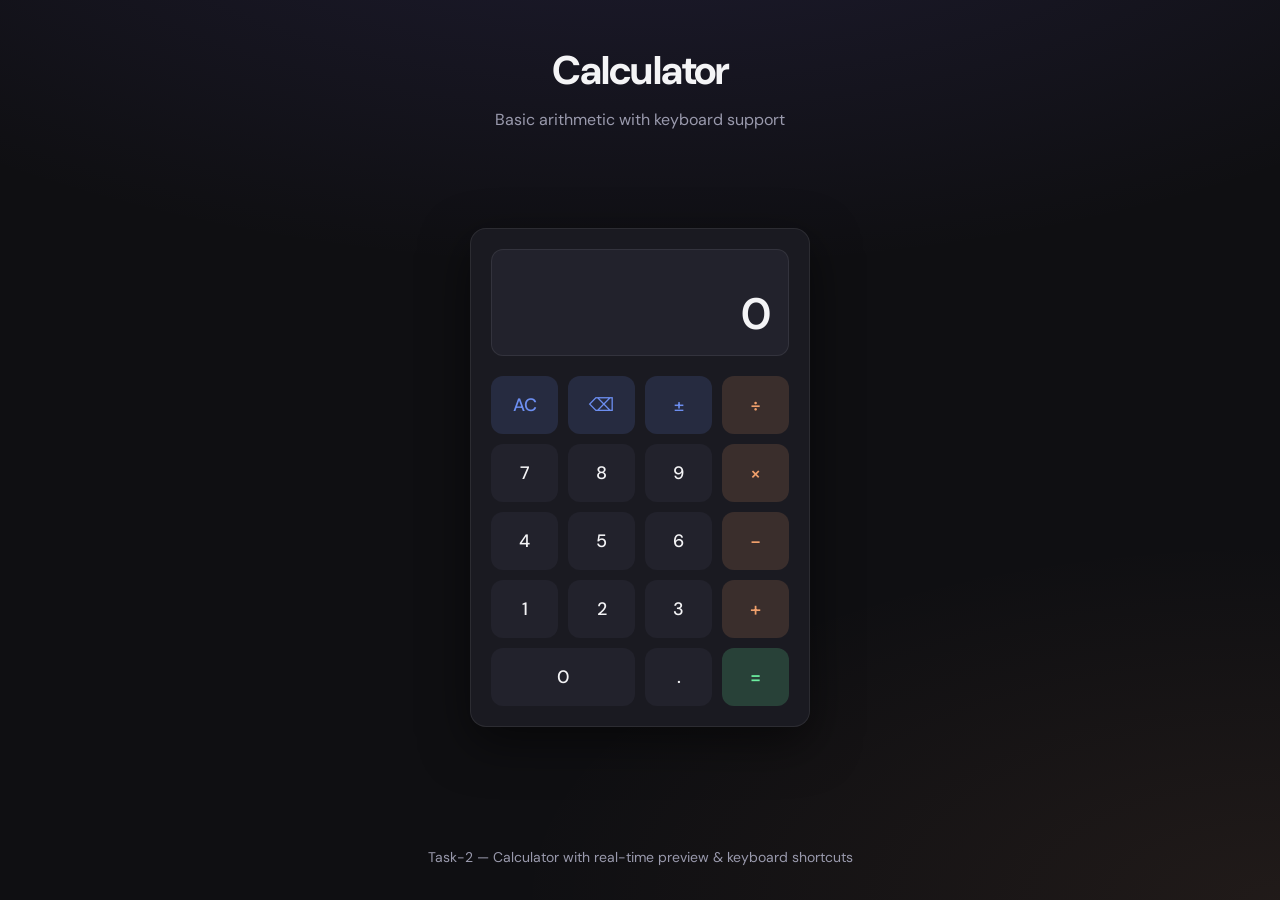
<file: CodeAlpha_Calculator/index.html>
<!DOCTYPE html>
<html lang="en">
<head>
  <meta charset="UTF-8">
  <meta name="viewport" content="width=device-width, initial-scale=1.0">
  <title>Calculator | Task-2</title>
  <link rel="stylesheet" href="styles.css">
  <link rel="preconnect" href="https://fonts.googleapis.com">
  <link rel="preconnect" href="https://fonts.gstatic.com" crossorigin>
  <link href="https://fonts.googleapis.com/css2?family=DM+Sans:ital,opsz,wght@0,9..40,400;0,9..40,500;0,9..40,600;0,9..40,700&display=swap" rel="stylesheet">
</head>
<body>
  <header class="header">
    <h1>Calculator</h1>
    <p class="subtitle">Basic arithmetic with keyboard support</p>
  </header>

  <main class="calculator-wrapper">
    <div class="calculator" role="application" aria-label="Calculator">
      <div class="display" aria-live="polite" aria-atomic="true">
        <div class="display-expression" id="expression" aria-hidden="true"></div>
        <div class="display-current" id="display">0</div>
      </div>

      <div class="keypad">
        <button class="btn btn-fn" data-action="clear" aria-label="All clear">AC</button>
        <button class="btn btn-fn" data-action="backspace" aria-label="Backspace">⌫</button>
        <button class="btn btn-fn" data-action="toggle-sign" aria-label="Toggle sign">±</button>
        <button class="btn btn-op" data-action="operator" data-value="÷" aria-label="Divide">÷</button>

        <button class="btn btn-num" data-action="digit" data-value="7">7</button>
        <button class="btn btn-num" data-action="digit" data-value="8">8</button>
        <button class="btn btn-num" data-action="digit" data-value="9">9</button>
        <button class="btn btn-op" data-action="operator" data-value="×" aria-label="Multiply">×</button>

        <button class="btn btn-num" data-action="digit" data-value="4">4</button>
        <button class="btn btn-num" data-action="digit" data-value="5">5</button>
        <button class="btn btn-num" data-action="digit" data-value="6">6</button>
        <button class="btn btn-op" data-action="operator" data-value="−" aria-label="Subtract">−</button>

        <button class="btn btn-num" data-action="digit" data-value="1">1</button>
        <button class="btn btn-num" data-action="digit" data-value="2">2</button>
        <button class="btn btn-num" data-action="digit" data-value="3">3</button>
        <button class="btn btn-op" data-action="operator" data-value="+" aria-label="Add">+</button>

        <button class="btn btn-num btn-zero" data-action="digit" data-value="0">0</button>
        <button class="btn btn-num" data-action="decimal" aria-label="Decimal point">.</button>
        <button class="btn btn-equals" data-action="equals" aria-label="Equals">=</button>
      </div>
    </div>
  </main>

  <footer class="footer">
    <p>Task-2 &mdash; Calculator with real-time preview &amp; keyboard shortcuts</p>
  </footer>

  <script src="script.js"></script>
</body>
</html>
</file>
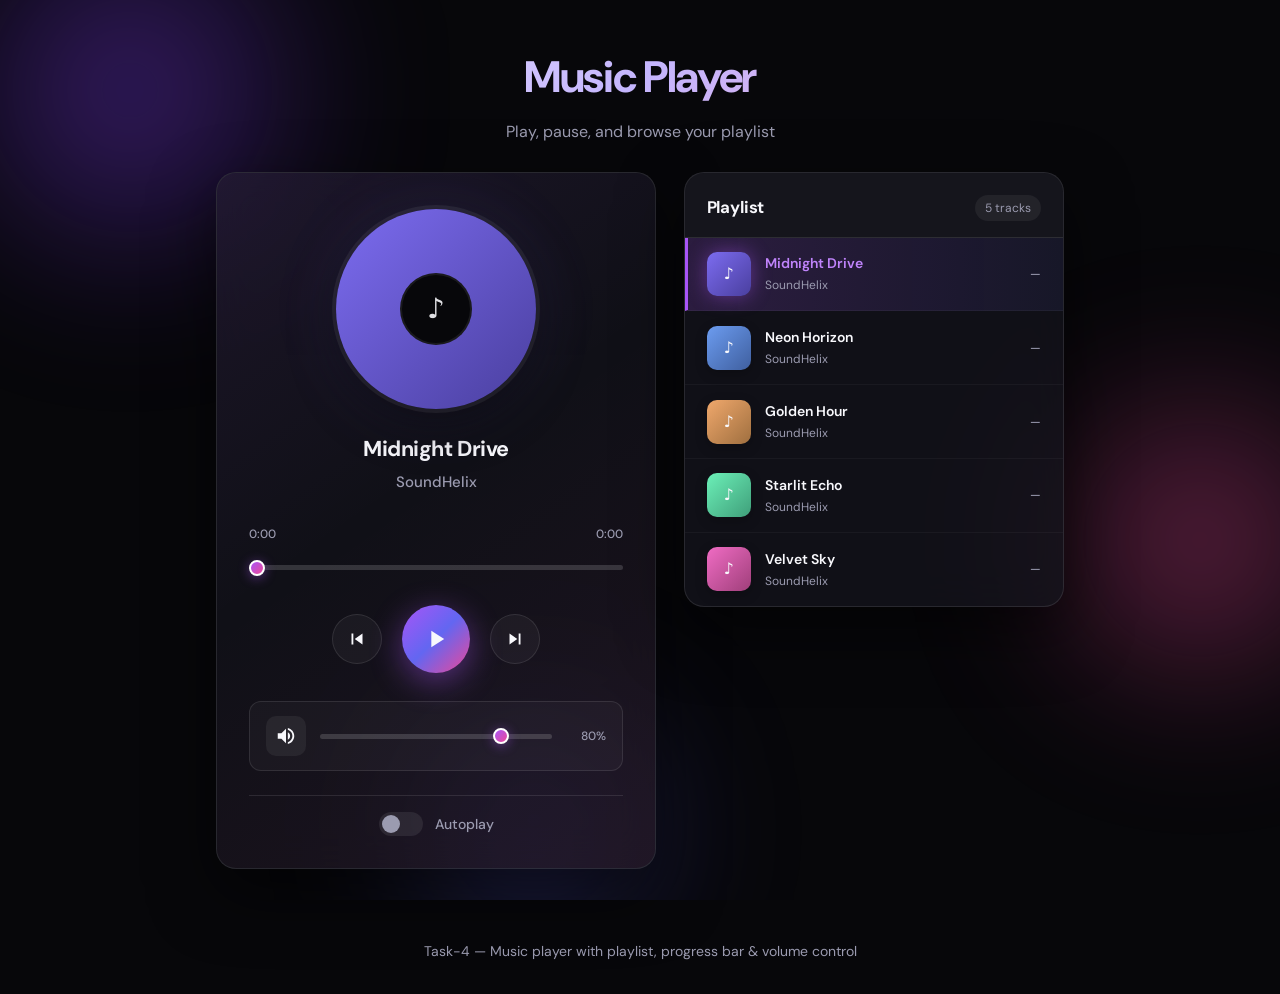
<file: CodeAlpha_Music_Player/index.html>
<!DOCTYPE html>
<html lang="en">
<head>
  <meta charset="UTF-8">
  <meta name="viewport" content="width=device-width, initial-scale=1.0">
  <title>Music Player | Task-4</title>
  <link rel="stylesheet" href="styles.css">
  <link rel="preconnect" href="https://fonts.googleapis.com">
  <link rel="preconnect" href="https://fonts.gstatic.com" crossorigin>
  <link href="https://fonts.googleapis.com/css2?family=DM+Sans:ital,opsz,wght@0,9..40,400;0,9..40,500;0,9..40,600;0,9..40,700&display=swap" rel="stylesheet">
</head>
<body>
  <div class="ambient" aria-hidden="true">
    <div class="ambient-orb ambient-orb--1"></div>
    <div class="ambient-orb ambient-orb--2"></div>
    <div class="ambient-orb ambient-orb--3"></div>
  </div>

  <header class="header">
    <h1>Music Player</h1>
    <p class="subtitle">Play, pause, and browse your playlist</p>
  </header>

  <main class="player-wrapper">
    <div class="player" role="region" aria-label="Music player">
      <div class="now-playing">
        <div class="album-art-wrap">
          <div class="album-art-glow" id="albumArtGlow"></div>
          <div class="album-art" id="albumArt" aria-hidden="true">
            <div class="album-art-inner">
              <span class="album-art-icon">♪</span>
            </div>
          </div>
        </div>

        <div class="track-info">
          <h2 class="track-title" id="trackTitle">—</h2>
          <p class="track-artist" id="trackArtist">—</p>
        </div>
      </div>

      <div class="progress-section">
        <div class="time-row">
          <span class="time" id="currentTime">0:00</span>
          <span class="time" id="duration">0:00</span>
        </div>
        <input
          type="range"
          class="progress-bar"
          id="progressBar"
          min="0"
          max="100"
          value="0"
          step="0.1"
          aria-label="Seek track"
        >
      </div>

      <div class="controls">
        <button class="control-btn" id="prevBtn" aria-label="Previous track">
          <svg viewBox="0 0 24 24" aria-hidden="true"><path d="M6 6h2v12H6V6zm3.5 6 8.5 6V6l-8.5 6z"/></svg>
        </button>
        <button class="control-btn control-btn--primary play-pause-btn" id="playPauseBtn" type="button" aria-label="Play" aria-pressed="false">
          <svg class="icon-play" viewBox="0 0 24 24" aria-hidden="true"><path d="M8 5v14l11-7L8 5z"/></svg>
          <svg class="icon-pause" viewBox="0 0 24 24" aria-hidden="true"><path d="M6 19h4V5H6v14zm8-14v14h4V5h-4z"/></svg>
        </button>
        <button class="control-btn" id="nextBtn" aria-label="Next track">
          <svg viewBox="0 0 24 24" aria-hidden="true"><path d="M6 18l8.5-6L6 6v12zm10-12v12h2V6h-2z"/></svg>
        </button>
      </div>

      <div class="volume-section">
        <button class="mute-btn" id="muteBtn" type="button" aria-label="Mute" aria-pressed="false">
          <svg class="icon-speaker" viewBox="0 0 24 24" aria-hidden="true">
            <path d="M3 9v6h4l5 5V4L7 9H3zm13.5 3c0-1.77-1.02-3.29-2.5-4.03v8.05c1.48-.73 2.5-2.25 2.5-4.02zM14 3.23v2.06c2.89.86 5 3.54 5 6.71s-2.11 5.85-5 6.71v2.06c4.01-.91 7-4.49 7-8.77s-2.99-7.86-7-8.77z"/>
          </svg>
          <svg class="icon-speaker-off" viewBox="0 0 24 24" aria-hidden="true">
            <path d="M16.5 12c0-1.77-1.02-3.29-2.5-4.03v2.21l2.45 2.45c.03-.2.05-.41.05-.63zm2.5 0c0 .94-.2 1.82-.54 2.64l1.51 1.51C20.63 14.91 21 13.5 21 12c0-4.28-2.99-7.86-7-8.77v2.06c2.89.86 5 3.54 5 6.71zM4.27 3 3 4.27 7.73 9H3v6h4l5 5v-6.73l4.25 4.25c-.67.52-1.42.93-2.25 1.18v2.06c1.38-.31 2.63-.95 3.69-1.81L19.73 21 21 19.73l-9-9L4.27 3zM12 4 9.91 6.09 12 8.18V4z"/>
          </svg>
        </button>
        <input
          type="range"
          class="volume-bar"
          id="volumeBar"
          min="0"
          max="100"
          value="80"
          aria-label="Volume"
        >
        <span class="volume-value" id="volumeValue">80%</span>
      </div>

      <div class="player-options">
        <label class="toggle">
          <input type="checkbox" id="autoplayToggle">
          <span class="toggle-slider"></span>
          <span class="toggle-label">Autoplay</span>
        </label>
      </div>
    </div>

    <aside class="playlist-panel" aria-label="Playlist">
      <div class="playlist-header">
        <h3>Playlist</h3>
        <span class="playlist-count" id="playlistCount">0 tracks</span>
      </div>
      <ul class="playlist" id="playlist"></ul>
    </aside>
  </main>

  <footer class="footer">
    <p>Task-4 &mdash; Music player with playlist, progress bar &amp; volume control</p>
  </footer>

  <audio id="audio" preload="metadata"></audio>

  <script src="script.js"></script>
</body>
</html>
</file>
<file: CodeAlpha_Calculator/styles.css>
/* ===== Variables & reset ===== */
:root {
  --bg: #0f0f12;
  --surface: #1a1a21;
  --surface-elevated: #22222c;
  --surface-hover: #2a2a36;
  --text: #f4f4f6;
  --text-muted: #9a9aad;
  --accent: #7c6cf0;
  --accent-hover: #9588f5;
  --accent-glow: rgba(124, 108, 240, 0.35);
  --operator: #f0a06c;
  --operator-hover: #f5b585;
  --operator-glow: rgba(240, 160, 108, 0.3);
  --equals: #6cf0a0;
  --equals-hover: #88f5b3;
  --equals-glow: rgba(108, 240, 160, 0.3);
  --fn: #6c8ef0;
  --fn-hover: #88a3f5;
  --border: rgba(255, 255, 255, 0.08);
  --shadow: 0 16px 48px rgba(0, 0, 0, 0.5);
  --radius: 16px;
  --btn-radius: 12px;
  --transition: 0.2s cubic-bezier(0.4, 0, 0.2, 1);
}

*,
*::before,
*::after {
  box-sizing: border-box;
  margin: 0;
  padding: 0;
}

body {
  font-family: "DM Sans", system-ui, sans-serif;
  background: var(--bg);
  background-image:
    radial-gradient(ellipse 80% 50% at 50% -20%, rgba(124, 108, 240, 0.15), transparent),
    radial-gradient(ellipse 60% 40% at 100% 100%, rgba(240, 160, 108, 0.08), transparent);
  color: var(--text);
  min-height: 100vh;
  line-height: 1.5;
  display: flex;
  flex-direction: column;
}

/* ===== Header & footer ===== */
.header {
  text-align: center;
  padding: 2.5rem 1.5rem 1.5rem;
}

.header h1 {
  font-size: clamp(1.75rem, 4vw, 2.5rem);
  font-weight: 700;
  letter-spacing: -0.02em;
}

.subtitle {
  color: var(--text-muted);
  margin-top: 0.5rem;
  font-size: 1rem;
}

.footer {
  text-align: center;
  padding: 2rem 1.5rem;
  color: var(--text-muted);
  font-size: 0.875rem;
  margin-top: auto;
}

/* ===== Calculator layout ===== */
.calculator-wrapper {
  flex: 1;
  display: flex;
  align-items: center;
  justify-content: center;
  padding: 1rem 1.5rem 2rem;
}

.calculator {
  width: min(100%, 340px);
  background: var(--surface);
  border: 1px solid var(--border);
  border-radius: var(--radius);
  box-shadow: var(--shadow);
  padding: 1.25rem;
  animation: fadeIn 0.5s ease;
}

@keyframes fadeIn {
  from {
    opacity: 0;
    transform: translateY(12px);
  }
  to {
    opacity: 1;
    transform: translateY(0);
  }
}

/* ===== Display ===== */
.display {
  background: var(--surface-elevated);
  border: 1px solid var(--border);
  border-radius: var(--btn-radius);
  padding: 1rem 1.125rem;
  margin-bottom: 1.25rem;
  min-height: 5.5rem;
  display: flex;
  flex-direction: column;
  justify-content: flex-end;
  align-items: flex-end;
  overflow: hidden;
}

.display-expression {
  font-size: 0.875rem;
  color: var(--text-muted);
  min-height: 1.25rem;
  margin-bottom: 0.25rem;
  word-break: break-all;
  text-align: right;
  width: 100%;
  transition: opacity var(--transition);
}

.display-expression:empty {
  opacity: 0;
}

.display-current {
  font-size: clamp(2rem, 8vw, 2.75rem);
  font-weight: 600;
  letter-spacing: -0.02em;
  word-break: break-all;
  text-align: right;
  width: 100%;
  line-height: 1.1;
  transition: color var(--transition);
}

.display-current.preview {
  color: var(--text-muted);
}

.display-current.error {
  color: #f06c6c;
  font-size: clamp(1.25rem, 5vw, 1.75rem);
}

/* ===== Keypad ===== */
.keypad {
  display: grid;
  grid-template-columns: repeat(4, 1fr);
  gap: 0.625rem;
}

.btn {
  font-family: inherit;
  font-size: 1.125rem;
  font-weight: 500;
  border: none;
  border-radius: var(--btn-radius);
  padding: 1rem;
  cursor: pointer;
  transition:
    background var(--transition),
    transform 0.1s ease,
    box-shadow var(--transition);
  user-select: none;
  -webkit-tap-highlight-color: transparent;
}

.btn:active {
  transform: scale(0.94);
}

.btn-num {
  background: var(--surface-elevated);
  color: var(--text);
}

.btn-num:hover {
  background: var(--surface-hover);
}

.btn-fn {
  background: rgba(108, 142, 240, 0.15);
  color: var(--fn);
}

.btn-fn:hover {
  background: rgba(108, 142, 240, 0.25);
  color: var(--fn-hover);
}

.btn-op {
  background: rgba(240, 160, 108, 0.15);
  color: var(--operator);
  font-size: 1.25rem;
}

.btn-op:hover,
.btn-op.active {
  background: rgba(240, 160, 108, 0.28);
  color: var(--operator-hover);
  box-shadow: 0 0 16px var(--operator-glow);
}

.btn-equals {
  background: rgba(108, 240, 160, 0.18);
  color: var(--equals);
  font-size: 1.25rem;
}

.btn-equals:hover {
  background: rgba(108, 240, 160, 0.3);
  color: var(--equals-hover);
  box-shadow: 0 0 16px var(--equals-glow);
}

.btn-zero {
  grid-column: span 2;
}

/* Keyboard focus */
.btn:focus-visible {
  outline: 2px solid var(--accent);
  outline-offset: 2px;
}

/* ===== Responsive ===== */
@media (max-width: 360px) {
  .calculator {
    padding: 1rem;
  }

  .btn {
    padding: 0.875rem;
    font-size: 1rem;
  }

  .display {
    min-height: 4.75rem;
    padding: 0.875rem;
  }
}
</file>
<file: CodeAlpha_Music_Player/styles.css>
/* ===== Variables & reset ===== */
:root {
  --bg: #07070a;
  --surface: rgba(22, 22, 30, 0.72);
  --surface-hover: rgba(38, 38, 52, 0.85);
  --surface-active: rgba(48, 48, 64, 0.9);
  --text: #f8f8fc;
  --text-muted: #9b9bb0;
  --accent: #a855f7;
  --accent-2: #6366f1;
  --accent-3: #ec4899;
  --accent-hover: #c084fc;
  --accent-glow: rgba(168, 85, 247, 0.45);
  --border: rgba(255, 255, 255, 0.1);
  --glass: blur(20px);
  --shadow: 0 24px 64px rgba(0, 0, 0, 0.55);
  --radius: 20px;
  --radius-sm: 12px;
  --transition: 0.35s cubic-bezier(0.4, 0, 0.2, 1);
}

*,
*::before,
*::after {
  box-sizing: border-box;
  margin: 0;
  padding: 0;
}

body {
  font-family: "DM Sans", system-ui, sans-serif;
  background: var(--bg);
  color: var(--text);
  min-height: 100vh;
  line-height: 1.5;
  overflow-x: hidden;
}

/* ===== Ambient background ===== */
.ambient {
  position: fixed;
  inset: 0;
  z-index: -1;
  overflow: hidden;
  pointer-events: none;
}

.ambient-orb {
  position: absolute;
  border-radius: 50%;
  filter: blur(80px);
  opacity: 0.55;
  animation: float 12s ease-in-out infinite;
}

.ambient-orb--1 {
  width: 420px;
  height: 420px;
  top: -120px;
  left: -80px;
  background: radial-gradient(circle, #7c3aed 0%, transparent 70%);
}

.ambient-orb--2 {
  width: 360px;
  height: 360px;
  top: 40%;
  right: -100px;
  background: radial-gradient(circle, #ec4899 0%, transparent 70%);
  animation-delay: -4s;
}

.ambient-orb--3 {
  width: 300px;
  height: 300px;
  bottom: -80px;
  left: 30%;
  background: radial-gradient(circle, #6366f1 0%, transparent 70%);
  animation-delay: -8s;
}

@keyframes float {
  0%, 100% { transform: translate(0, 0) scale(1); }
  50% { transform: translate(20px, -30px) scale(1.08); }
}

/* ===== Header & footer ===== */
.header {
  text-align: center;
  padding: 2.75rem 1.5rem 1.75rem;
}

.header h1 {
  font-size: clamp(1.85rem, 4vw, 2.75rem);
  font-weight: 700;
  letter-spacing: -0.03em;
  background: linear-gradient(135deg, #fff 0%, #c4b5fd 50%, #f9a8d4 100%);
  -webkit-background-clip: text;
  background-clip: text;
  color: transparent;
}

.subtitle {
  color: var(--text-muted);
  margin-top: 0.625rem;
  font-size: 1rem;
}

.footer {
  text-align: center;
  padding: 2rem 1.5rem;
  color: var(--text-muted);
  font-size: 0.875rem;
}

/* ===== Layout ===== */
.player-wrapper {
  display: grid;
  grid-template-columns: minmax(0, 440px) minmax(0, 380px);
  gap: 1.75rem;
  justify-content: center;
  align-items: start;
  padding: 0 1.5rem 2.5rem;
  max-width: 920px;
  margin: 0 auto;
}

/* ===== Player card ===== */
.player {
  background: var(--surface);
  backdrop-filter: var(--glass);
  -webkit-backdrop-filter: var(--glass);
  border: 1px solid var(--border);
  border-radius: var(--radius);
  box-shadow: var(--shadow);
  padding: 2.25rem 2rem 2rem;
  position: relative;
  overflow: hidden;
}

.player::before {
  content: "";
  position: absolute;
  inset: 0;
  background: linear-gradient(
    145deg,
    rgba(168, 85, 247, 0.08) 0%,
    transparent 45%,
    rgba(236, 72, 153, 0.06) 100%
  );
  pointer-events: none;
}

.player > * {
  position: relative;
  z-index: 1;
}

.now-playing {
  text-align: center;
  margin-bottom: 2rem;
}

.album-art-wrap {
  position: relative;
  width: 200px;
  height: 200px;
  margin: 0 auto 1.5rem;
}

.album-art-glow {
  position: absolute;
  inset: -20%;
  border-radius: 50%;
  background: var(--track-glow, radial-gradient(circle, var(--accent-glow) 0%, transparent 70%));
  filter: blur(24px);
  opacity: 0.7;
  transition: opacity var(--transition);
}

.player.is-playing .album-art-glow {
  opacity: 1;
  animation: pulse-glow 2s ease-in-out infinite;
}

@keyframes pulse-glow {
  0%, 100% { transform: scale(1); opacity: 0.7; }
  50% { transform: scale(1.06); opacity: 1; }
}

.album-art {
  position: relative;
  width: 100%;
  height: 100%;
  border-radius: 50%;
  display: flex;
  align-items: center;
  justify-content: center;
  background: linear-gradient(135deg, var(--accent) 0%, var(--accent-2) 100%);
  box-shadow:
    0 0 0 4px rgba(255, 255, 255, 0.06),
    0 16px 48px rgba(0, 0, 0, 0.45);
  transition: background var(--transition);
}

.player.is-playing .album-art {
  animation: spin 8s linear infinite;
}

@keyframes spin {
  from { transform: rotate(0deg); }
  to { transform: rotate(360deg); }
}

.album-art-inner {
  width: 72px;
  height: 72px;
  border-radius: 50%;
  background: var(--bg);
  display: flex;
  align-items: center;
  justify-content: center;
  box-shadow: inset 0 0 0 2px rgba(255, 255, 255, 0.08);
}

.album-art-icon {
  font-size: 1.75rem;
  opacity: 0.9;
}

.track-info {
  padding: 0 0.5rem;
}

.track-title {
  font-size: 1.35rem;
  font-weight: 700;
  letter-spacing: -0.02em;
  margin-bottom: 0.35rem;
  white-space: nowrap;
  overflow: hidden;
  text-overflow: ellipsis;
}

.track-artist {
  color: var(--text-muted);
  font-size: 0.9375rem;
  font-weight: 500;
}

/* ===== Progress ===== */
.progress-section {
  margin-bottom: 1.75rem;
}

.time-row {
  display: flex;
  justify-content: space-between;
  margin-bottom: 0.625rem;
}

.time {
  font-size: 0.75rem;
  font-variant-numeric: tabular-nums;
  color: var(--text-muted);
  font-weight: 500;
}

.progress-bar,
.volume-bar {
  -webkit-appearance: none;
  appearance: none;
  width: 100%;
  height: 5px;
  border-radius: 999px;
  background: rgba(255, 255, 255, 0.08);
  cursor: pointer;
  outline: none;
}

.progress-bar::-webkit-slider-runnable-track,
.volume-bar::-webkit-slider-runnable-track {
  height: 5px;
  border-radius: 999px;
  background: rgba(255, 255, 255, 0.08);
}

.progress-bar::-webkit-slider-thumb,
.volume-bar::-webkit-slider-thumb {
  -webkit-appearance: none;
  width: 16px;
  height: 16px;
  margin-top: -5.5px;
  border-radius: 50%;
  background: linear-gradient(135deg, var(--accent) 0%, var(--accent-3) 100%);
  border: 2px solid #fff;
  box-shadow: 0 2px 12px var(--accent-glow);
  cursor: pointer;
  transition: transform 0.15s ease, box-shadow 0.15s ease;
}

.progress-bar::-webkit-slider-thumb:hover,
.volume-bar::-webkit-slider-thumb:hover {
  transform: scale(1.2);
  box-shadow: 0 4px 16px var(--accent-glow);
}

.progress-bar::-moz-range-track,
.volume-bar::-moz-range-track {
  height: 5px;
  border-radius: 999px;
  background: rgba(255, 255, 255, 0.08);
}

.progress-bar::-moz-range-thumb,
.volume-bar::-moz-range-thumb {
  width: 16px;
  height: 16px;
  border-radius: 50%;
  background: linear-gradient(135deg, var(--accent) 0%, var(--accent-3) 100%);
  border: 2px solid #fff;
  cursor: pointer;
}

/* ===== Controls ===== */
.controls {
  display: flex;
  align-items: center;
  justify-content: center;
  gap: 1.25rem;
  margin-bottom: 1.75rem;
}

.control-btn {
  display: flex;
  align-items: center;
  justify-content: center;
  width: 50px;
  height: 50px;
  border: 1px solid var(--border);
  border-radius: 50%;
  background: rgba(255, 255, 255, 0.04);
  color: var(--text);
  cursor: pointer;
  transition: background var(--transition), transform 0.2s ease, border-color var(--transition), box-shadow var(--transition);
}

.control-btn svg {
  width: 22px;
  height: 22px;
  fill: currentColor;
}

.control-btn:hover {
  background: var(--surface-hover);
  border-color: rgba(255, 255, 255, 0.16);
  transform: scale(1.06);
}

.control-btn:active {
  transform: scale(0.96);
}

.control-btn--primary {
  width: 68px;
  height: 68px;
  border: none;
  background: linear-gradient(135deg, var(--accent) 0%, var(--accent-2) 50%, var(--accent-3) 100%);
  box-shadow: 0 8px 32px var(--accent-glow);
}

.control-btn--primary:hover {
  box-shadow: 0 12px 40px var(--accent-glow);
}

.control-btn--primary svg {
  width: 28px;
  height: 28px;
}

.play-pause-btn {
  position: relative;
}

.play-pause-btn svg {
  position: absolute;
  inset: 0;
  margin: auto;
  transition: opacity 0.2s ease, transform 0.2s ease;
}

.play-pause-btn .icon-play {
  opacity: 1;
  transform: scale(1);
}

.play-pause-btn .icon-pause {
  opacity: 0;
  transform: scale(0.8);
}

.play-pause-btn.is-playing .icon-play {
  opacity: 0;
  transform: scale(0.8);
}

.play-pause-btn.is-playing .icon-pause {
  opacity: 1;
  transform: scale(1);
}

/* ===== Volume ===== */
.volume-section {
  display: flex;
  align-items: center;
  gap: 0.875rem;
  margin-bottom: 1.5rem;
  padding: 0.875rem 1rem;
  background: rgba(255, 255, 255, 0.03);
  border: 1px solid var(--border);
  border-radius: var(--radius-sm);
}

.mute-btn {
  position: relative;
  width: 40px;
  height: 40px;
  flex-shrink: 0;
  border: none;
  border-radius: 10px;
  background: rgba(255, 255, 255, 0.06);
  color: var(--text);
  cursor: pointer;
  transition: background var(--transition), color var(--transition), transform 0.2s ease;
}

.mute-btn:hover {
  background: rgba(255, 255, 255, 0.1);
  transform: scale(1.05);
}

.mute-btn:active {
  transform: scale(0.95);
}

.mute-btn.is-muted {
  color: var(--accent-3);
  background: rgba(236, 72, 153, 0.12);
}

.mute-btn svg {
  position: absolute;
  inset: 0;
  margin: auto;
  width: 22px;
  height: 22px;
  fill: currentColor;
  transition: opacity 0.2s ease, transform 0.2s ease;
}

.mute-btn .icon-speaker {
  opacity: 1;
  transform: scale(1);
}

.mute-btn .icon-speaker-off {
  opacity: 0;
  transform: scale(0.8);
}

.mute-btn.is-muted .icon-speaker {
  opacity: 0;
  transform: scale(0.8);
}

.mute-btn.is-muted .icon-speaker-off {
  opacity: 1;
  transform: scale(1);
}

.volume-bar {
  flex: 1;
}

.volume-value {
  font-size: 0.75rem;
  color: var(--text-muted);
  min-width: 2.5rem;
  text-align: right;
  font-variant-numeric: tabular-nums;
  font-weight: 500;
}

/* ===== Autoplay toggle ===== */
.player-options {
  display: flex;
  justify-content: center;
  padding-top: 1rem;
  border-top: 1px solid var(--border);
}

.toggle {
  display: flex;
  align-items: center;
  gap: 0.75rem;
  cursor: pointer;
  user-select: none;
}

.toggle input {
  position: absolute;
  opacity: 0;
  width: 0;
  height: 0;
}

.toggle-slider {
  position: relative;
  width: 44px;
  height: 24px;
  background: rgba(255, 255, 255, 0.08);
  border-radius: 999px;
  transition: background var(--transition), box-shadow var(--transition);
}

.toggle-slider::after {
  content: "";
  position: absolute;
  top: 3px;
  left: 3px;
  width: 18px;
  height: 18px;
  border-radius: 50%;
  background: var(--text-muted);
  transition: transform var(--transition), background var(--transition);
}

.toggle input:checked + .toggle-slider {
  background: linear-gradient(135deg, var(--accent) 0%, var(--accent-2) 100%);
  box-shadow: 0 0 16px var(--accent-glow);
}

.toggle input:checked + .toggle-slider::after {
  transform: translateX(20px);
  background: #fff;
}

.toggle-label {
  font-size: 0.875rem;
  color: var(--text-muted);
  font-weight: 500;
}

.toggle input:checked ~ .toggle-label {
  color: var(--text);
}

/* ===== Playlist ===== */
.playlist-panel {
  background: var(--surface);
  backdrop-filter: var(--glass);
  -webkit-backdrop-filter: var(--glass);
  border: 1px solid var(--border);
  border-radius: var(--radius);
  box-shadow: var(--shadow);
  overflow: hidden;
  max-height: 560px;
  display: flex;
  flex-direction: column;
}

.playlist-header {
  display: flex;
  align-items: center;
  justify-content: space-between;
  padding: 1.35rem 1.35rem 1rem;
  border-bottom: 1px solid var(--border);
  background: rgba(255, 255, 255, 0.02);
}

.playlist-header h3 {
  font-size: 1.05rem;
  font-weight: 700;
  letter-spacing: -0.01em;
}

.playlist-count {
  font-size: 0.75rem;
  color: var(--text-muted);
  padding: 0.25rem 0.625rem;
  background: rgba(255, 255, 255, 0.06);
  border-radius: 999px;
}

.playlist {
  list-style: none;
  overflow-y: auto;
  flex: 1;
}

.playlist-item {
  display: flex;
  align-items: center;
  gap: 0.875rem;
  padding: 0.9rem 1.35rem;
  cursor: pointer;
  border-bottom: 1px solid rgba(255, 255, 255, 0.04);
  transition: background var(--transition), transform 0.2s ease;
}

.playlist-item:last-child {
  border-bottom: none;
}

.playlist-item:hover {
  background: var(--surface-hover);
}

.playlist-item.active {
  background: linear-gradient(90deg, rgba(168, 85, 247, 0.18) 0%, rgba(99, 102, 241, 0.08) 100%);
  border-left: 3px solid var(--accent);
  padding-left: calc(1.35rem - 3px);
}

.playlist-item-art {
  width: 44px;
  height: 44px;
  border-radius: 10px;
  flex-shrink: 0;
  display: flex;
  align-items: center;
  justify-content: center;
  font-size: 1rem;
  background: linear-gradient(135deg, var(--accent) 0%, var(--accent-2) 100%);
  box-shadow: 0 4px 12px rgba(0, 0, 0, 0.25);
}

.playlist-item-info {
  flex: 1;
  min-width: 0;
}

.playlist-item-title {
  font-size: 0.875rem;
  font-weight: 600;
  white-space: nowrap;
  overflow: hidden;
  text-overflow: ellipsis;
}

.playlist-item-artist {
  font-size: 0.75rem;
  color: var(--text-muted);
  margin-top: 0.125rem;
  white-space: nowrap;
  overflow: hidden;
  text-overflow: ellipsis;
}

.playlist-item-duration {
  font-size: 0.75rem;
  color: var(--text-muted);
  font-variant-numeric: tabular-nums;
  flex-shrink: 0;
  font-weight: 500;
}

.playlist-item.active .playlist-item-title {
  color: var(--accent-hover);
}

.playlist-item.active .playlist-item-art {
  box-shadow: 0 0 20px var(--accent-glow);
}

/* ===== Responsive ===== */
@media (max-width: 768px) {
  .player-wrapper {
    grid-template-columns: 1fr;
    max-width: 440px;
  }

  .playlist-panel {
    max-height: 340px;
  }
}

@media (max-width: 400px) {
  .player {
    padding: 1.75rem 1.25rem;
  }

  .album-art-wrap {
    width: 170px;
    height: 170px;
  }

  .control-btn--primary {
    width: 60px;
    height: 60px;
  }
}
</file>
